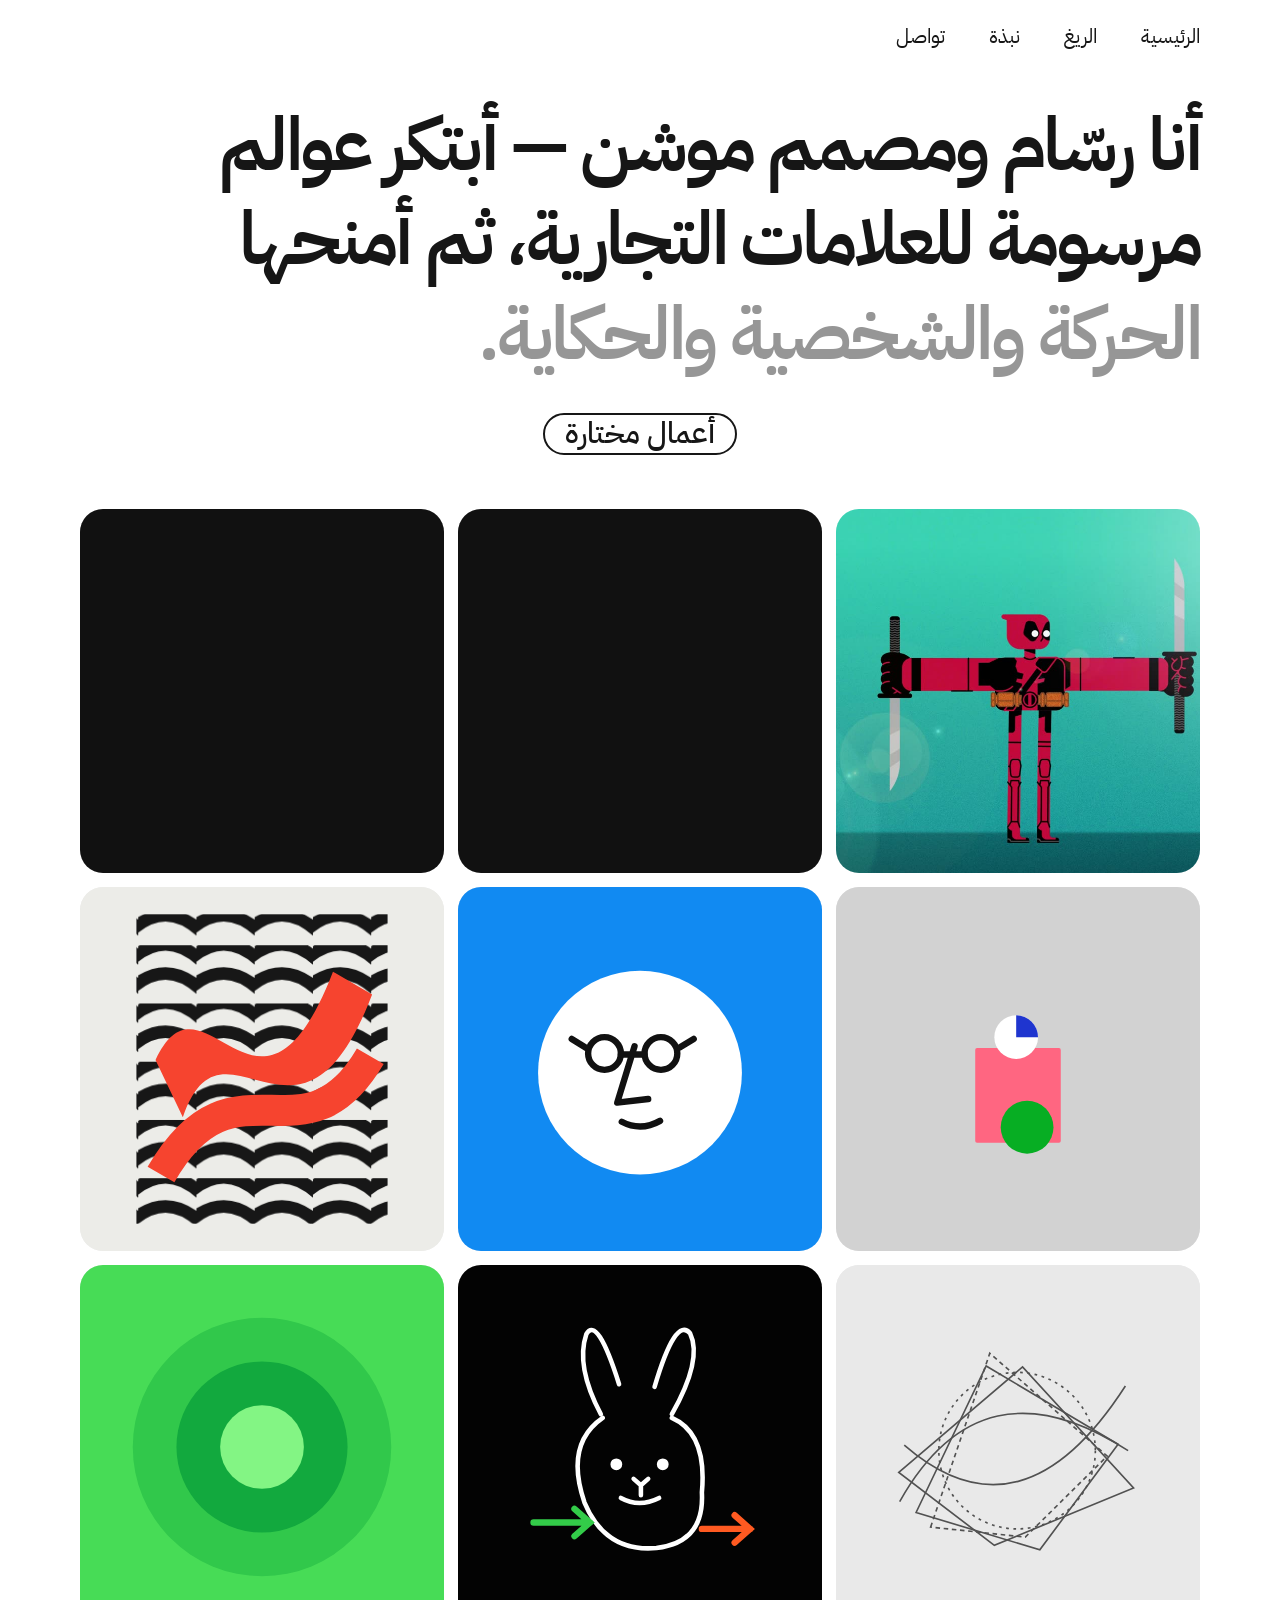
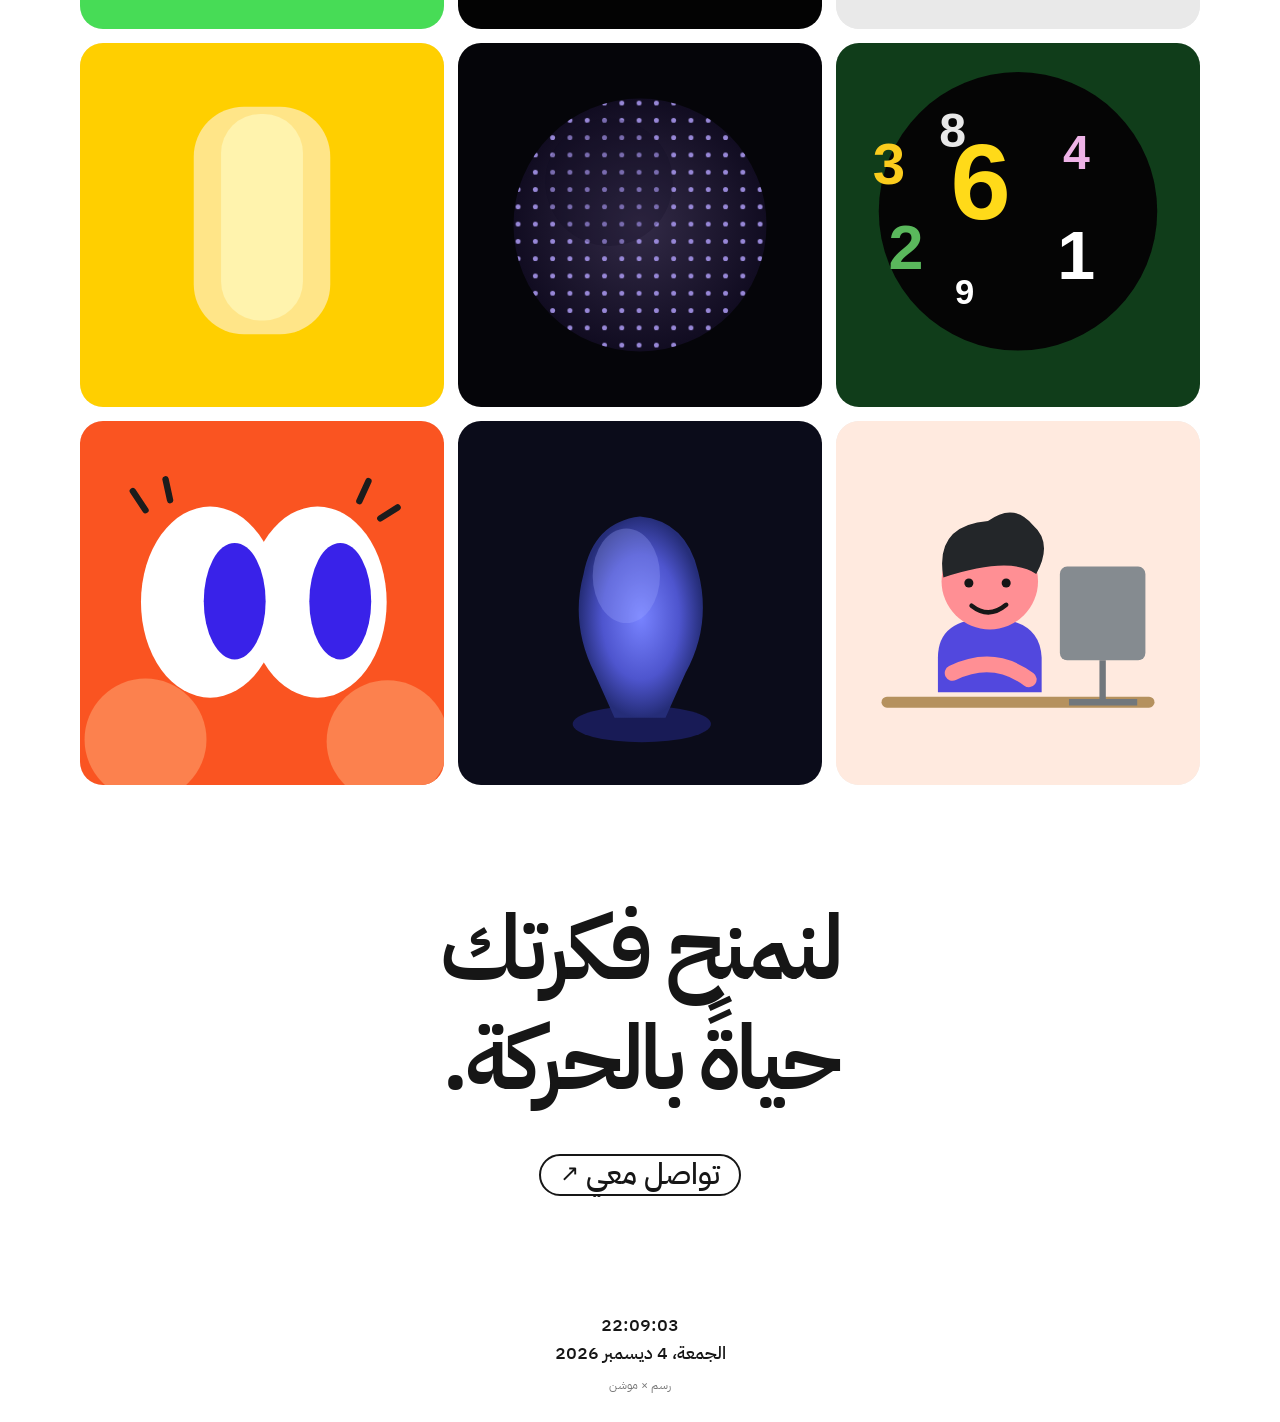
<file: index.html>
<!doctype html>
<html lang="ar" dir="rtl">
<head>
  <meta charset="utf-8">
  <meta name="viewport" content="width=device-width, initial-scale=1">
  <meta name="theme-color" content="#ffffff">
  <meta name="description" content="ملف أعمال عربي يجمع الرسم الرقمي وتصميم الموشن لصناعة مشاهد وشخصيات للعلامات التجارية.">
  <title>الرسم والموشن — الصفحة الرئيسية</title>
  <link rel="preconnect" href="https://fonts.googleapis.com">
  <link rel="preconnect" href="https://fonts.gstatic.com" crossorigin>
  <link href="https://fonts.googleapis.com/css2?family=IBM+Plex+Sans+Arabic:wght@400;500;600;700&display=swap" rel="stylesheet">
  <link rel="stylesheet" href="assets/styles.css">
  <script src="assets/site-config.js" defer></script>
  <script src="assets/projects.js" defer></script>
  <script src="assets/app.js" defer></script>
</head>
<body data-page="home">
  <a class="skip-link" href="#main">انتقل إلى المحتوى</a>
  <header class="site-header page-width">
    <nav class="nav" aria-label="التنقل الرئيسي">
      <a class="nav-link is-active" href="index.html" aria-current="page">الرئيسية</a>
      <a class="nav-link" href="rig.html">الريغ</a>
      <a class="nav-link" href="about.html">نبذة</a>
      <a class="nav-link" href="contact.html">تواصل</a>
    </nav>
  </header>

  <main id="main" class="page-width">
    <section class="hero" aria-labelledby="hero-title">
      <h1 id="hero-title"><span id="designer-intro" class="hero-dark">أنا رسّام ومصمم موشن —</span> أبتكر عوالم مرسومة للعلامات التجارية، ثم أمنحها <span>الحركة والشخصية والحكاية.</span></h1>
    </section>

    <section class="portfolio" id="portfolio" aria-labelledby="portfolio-title">
      <div class="section-heading"><h2 id="portfolio-title" class="outline-pill">أعمال مختارة</h2></div>
      <div class="gallery" id="gallery" aria-live="polite"></div>
    </section>

    <section class="closing" aria-labelledby="closing-title">
      <h2 id="closing-title">لنمنح فكرتك<br>حياةً بالحركة.</h2>
      <a class="outline-pill action-pill" href="contact.html">تواصل معي <span aria-hidden="true">↗</span></a>
    </section>
  </main>

  <footer class="site-footer page-width">
    <time id="local-clock" aria-label="الوقت المحلي"></time>
    <span class="footer-note">رسم × موشن</span>
  </footer>
</body>
</html>
</file>
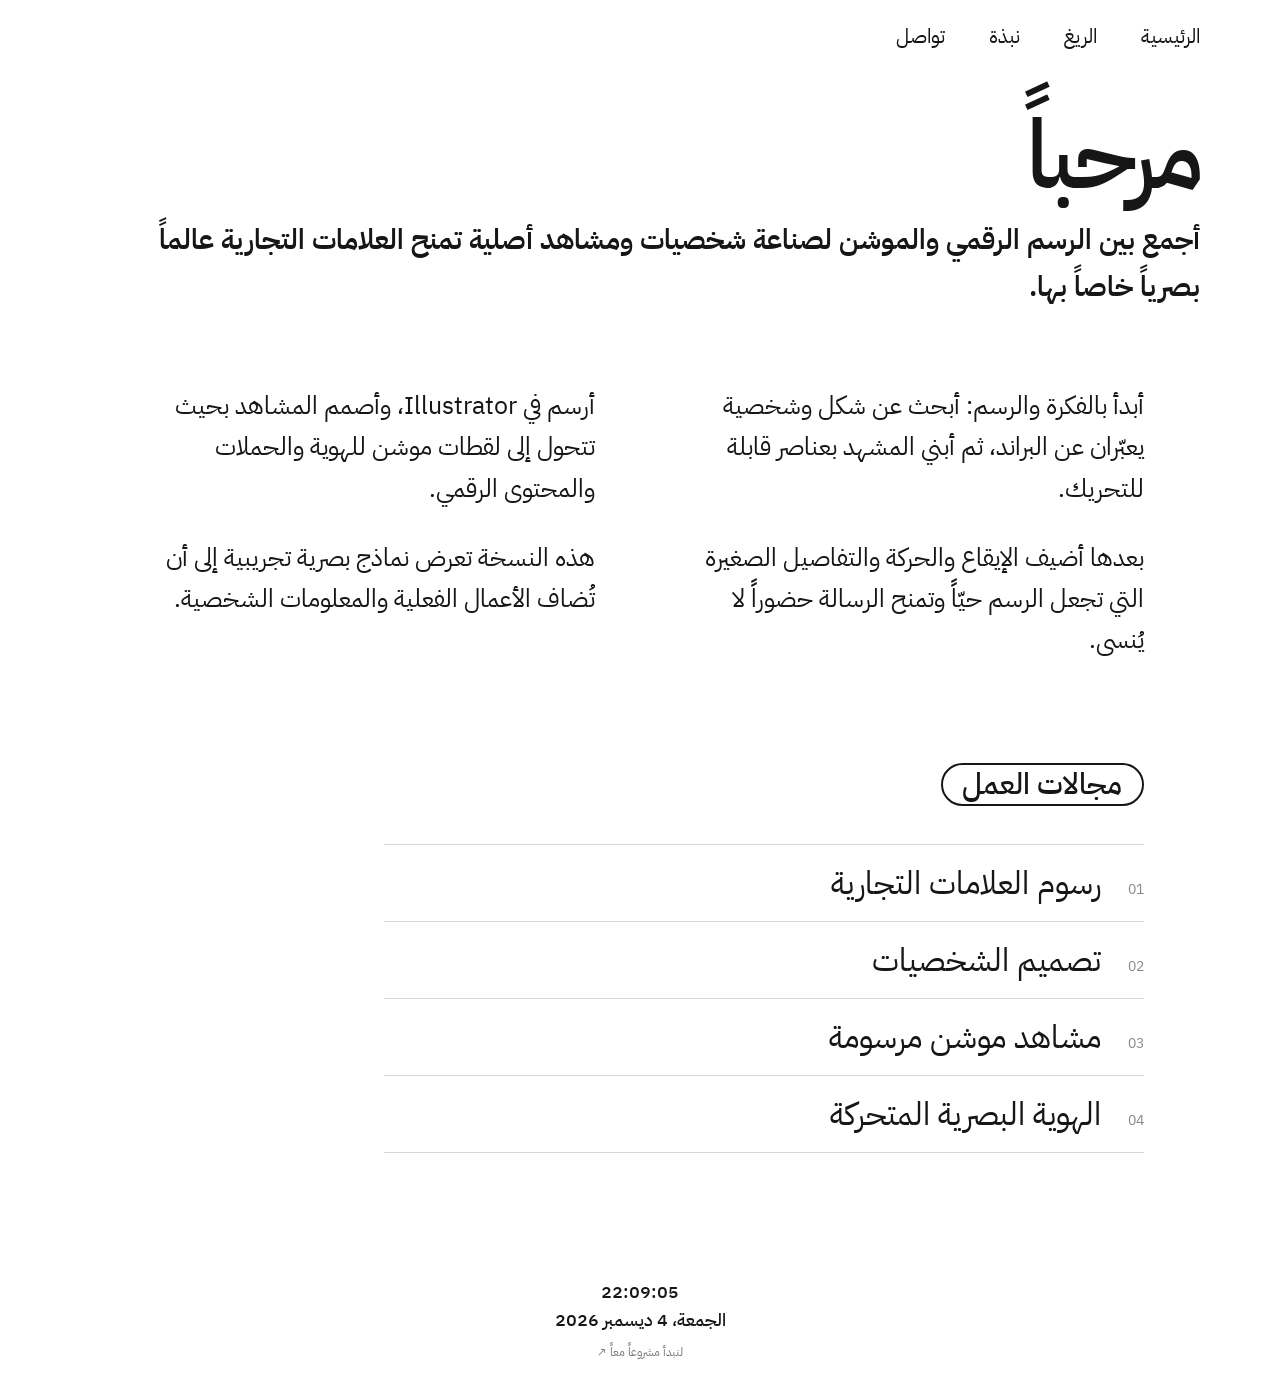
<file: about.html>
<!doctype html>
<html lang="ar" dir="rtl">
<head>
  <meta charset="utf-8">
  <meta name="viewport" content="width=device-width, initial-scale=1">
  <meta name="theme-color" content="#ffffff">
  <meta name="description" content="تعرف على أسلوبي في الجمع بين الرسم الرقمي والموشن لصناعة مشاهد للعلامات التجارية.">
  <title>نبذة — الرسم والموشن</title>
  <link rel="preconnect" href="https://fonts.googleapis.com">
  <link rel="preconnect" href="https://fonts.gstatic.com" crossorigin>
  <link href="https://fonts.googleapis.com/css2?family=IBM+Plex+Sans+Arabic:wght@400;500;600;700&display=swap" rel="stylesheet">
  <link rel="stylesheet" href="assets/styles.css">
  <script src="assets/site-config.js" defer></script>
  <script src="assets/app.js" defer></script>
</head>
<body data-page="about">
  <a class="skip-link" href="#main">انتقل إلى المحتوى</a>
  <header class="site-header page-width">
    <nav class="nav" aria-label="التنقل الرئيسي">
      <a class="nav-link" href="index.html">الرئيسية</a>
      <a class="nav-link" href="rig.html">الريغ</a>
      <a class="nav-link is-active" href="about.html" aria-current="page">نبذة</a>
      <a class="nav-link" href="contact.html">تواصل</a>
    </nav>
  </header>

  <main id="main" class="page-width interior-main">
    <section class="about-intro">
      <h1>مرحباً</h1>
      <p class="lead" id="about-lead">أجمع بين الرسم الرقمي والموشن لصناعة شخصيات ومشاهد أصلية تمنح العلامات التجارية عالماً بصرياً خاصاً بها.</p>
    </section>
    <section class="about-columns" aria-label="طريقة عملي">
      <div>
        <p>أبدأ بالفكرة والرسم: أبحث عن شكل وشخصية يعبّران عن البراند، ثم أبني المشهد بعناصر قابلة للتحريك.</p>
        <p>بعدها أضيف الإيقاع والحركة والتفاصيل الصغيرة التي تجعل الرسم حيّاً وتمنح الرسالة حضوراً لا يُنسى.</p>
      </div>
      <div>
        <p>أرسم في Illustrator، وأصمم المشاهد بحيث تتحول إلى لقطات موشن للهوية والحملات والمحتوى الرقمي.</p>
        <p>هذه النسخة تعرض نماذج بصرية تجريبية إلى أن تُضاف الأعمال الفعلية والمعلومات الشخصية.</p>
      </div>
    </section>
    <section class="about-services" aria-labelledby="services-title">
      <h2 id="services-title" class="outline-pill">مجالات العمل</h2>
      <ul>
        <li><span>01</span> رسوم العلامات التجارية</li>
        <li><span>02</span> تصميم الشخصيات</li>
        <li><span>03</span> مشاهد موشن مرسومة</li>
        <li><span>04</span> الهوية البصرية المتحركة</li>
      </ul>
    </section>
  </main>

  <footer class="site-footer page-width">
    <time id="local-clock" aria-label="الوقت المحلي"></time>
    <a class="footer-note" href="contact.html">لنبدأ مشروعاً معاً ↗</a>
  </footer>
</body>
</html>
</file>
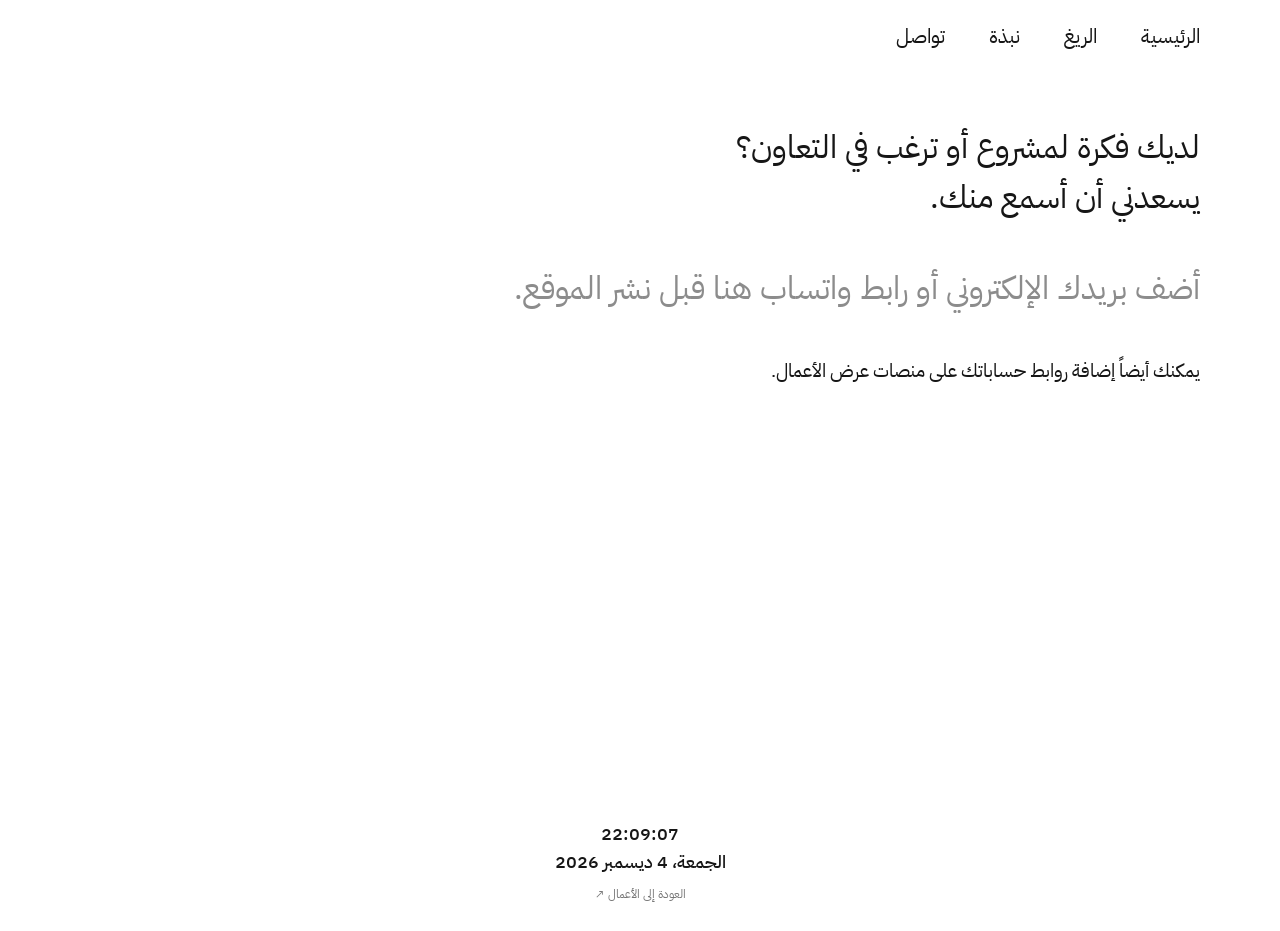
<file: contact.html>
<!doctype html>
<html lang="ar" dir="rtl">
<head>
  <meta charset="utf-8">
  <meta name="viewport" content="width=device-width, initial-scale=1">
  <meta name="theme-color" content="#ffffff">
  <meta name="description" content="تواصل لمناقشة مشروع رسم أو موشن للعلامات التجارية.">
  <title>تواصل — الرسم والموشن</title>
  <link rel="preconnect" href="https://fonts.googleapis.com">
  <link rel="preconnect" href="https://fonts.gstatic.com" crossorigin>
  <link href="https://fonts.googleapis.com/css2?family=IBM+Plex+Sans+Arabic:wght@400;500;600;700&display=swap" rel="stylesheet">
  <link rel="stylesheet" href="assets/styles.css">
  <script src="assets/site-config.js" defer></script>
  <script src="assets/app.js" defer></script>
</head>
<body data-page="contact">
  <a class="skip-link" href="#main">انتقل إلى المحتوى</a>
  <header class="site-header page-width">
    <nav class="nav" aria-label="التنقل الرئيسي">
      <a class="nav-link" href="index.html">الرئيسية</a>
      <a class="nav-link" href="rig.html">الريغ</a>
      <a class="nav-link" href="about.html">نبذة</a>
      <a class="nav-link is-active" href="contact.html" aria-current="page">تواصل</a>
    </nav>
  </header>

  <main id="main" class="page-width interior-main contact-main">
    <h1 class="sr-only">تواصل</h1>
    <div class="contact-copy">
      <p>لديك فكرة لمشروع أو ترغب في التعاون؟<br>يسعدني أن أسمع منك.</p>
      <div id="contact-methods"><p class="contact-placeholder">أضف بريدك الإلكتروني أو رابط واتساب هنا قبل نشر الموقع.</p></div>
      <p class="contact-small">يمكنك أيضاً إضافة روابط حساباتك على منصات عرض الأعمال.</p>
    </div>
  </main>

  <footer class="site-footer page-width">
    <time id="local-clock" aria-label="الوقت المحلي"></time>
    <a class="footer-note" href="index.html">العودة إلى الأعمال ↗</a>
  </footer>
</body>
</html>
</file>
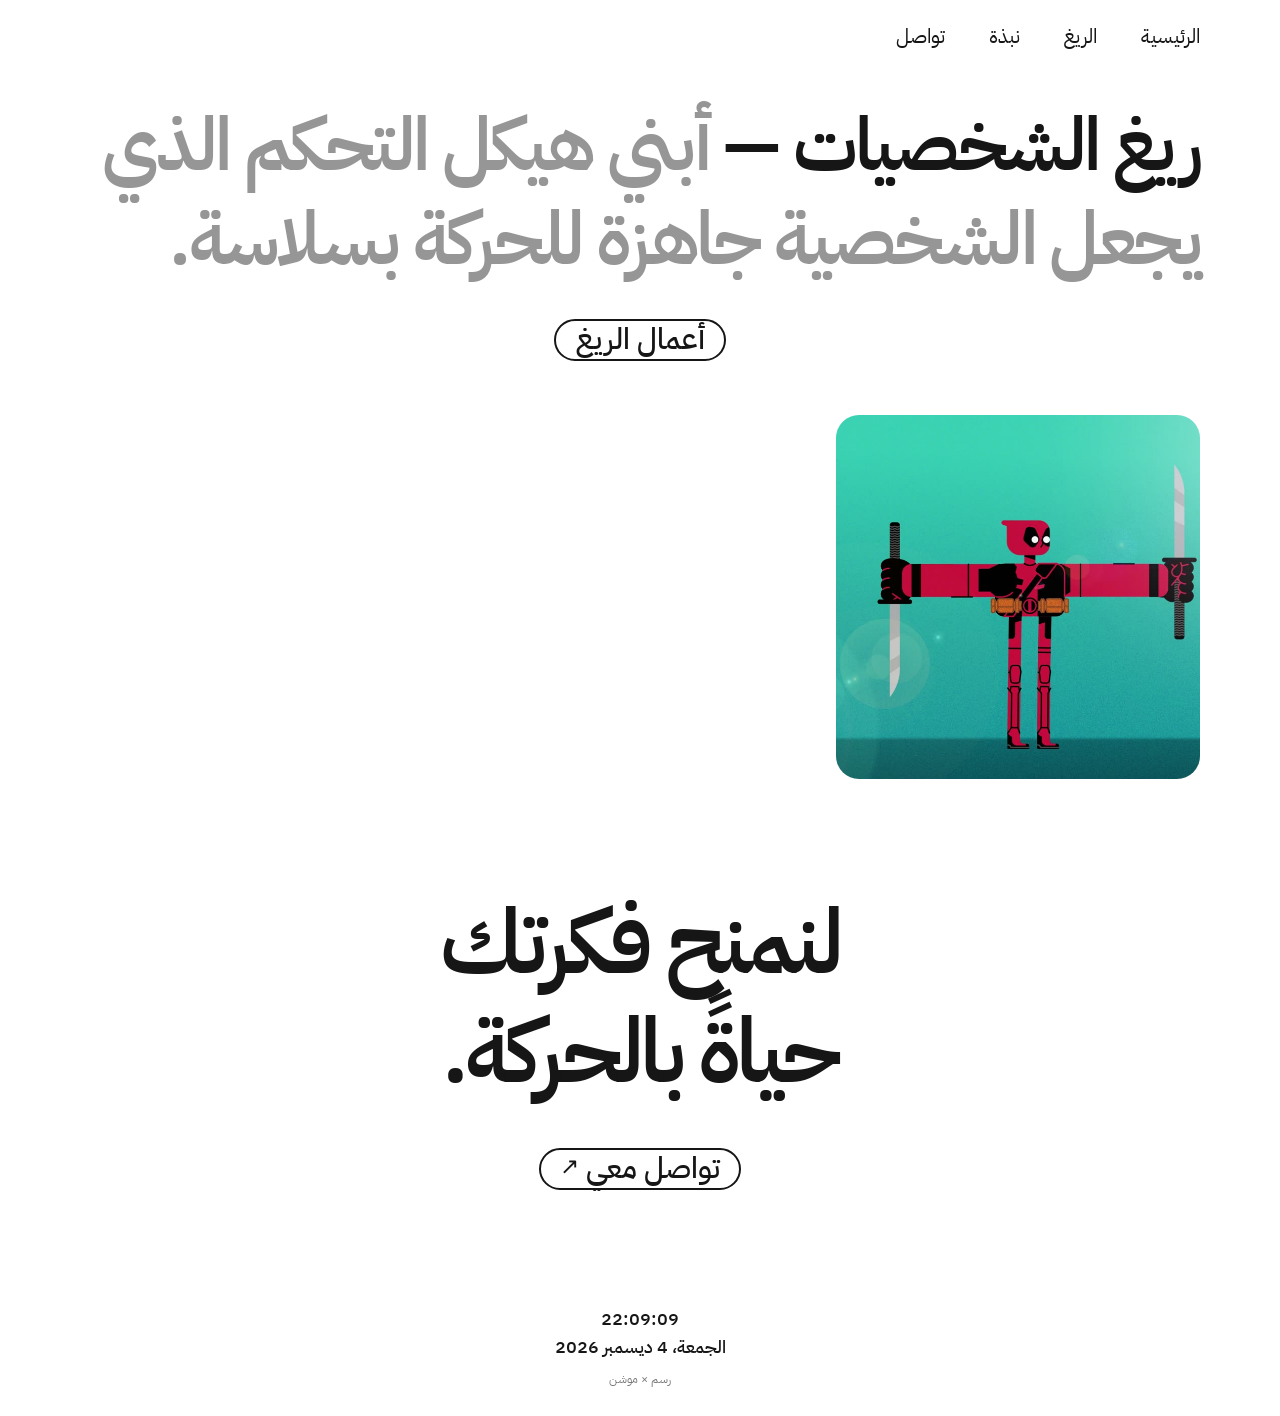
<file: rig.html>
<!doctype html>
<html lang="ar" dir="rtl">
<head>
  <meta charset="utf-8">
  <meta name="viewport" content="width=device-width, initial-scale=1">
  <meta name="theme-color" content="#ffffff">
  <meta name="description" content="أعمال ريغ الشخصيات وتحريكها في After Effects.">
  <title>ريغ الشخصيات — الرسم والموشن</title>
  <link rel="preconnect" href="https://fonts.googleapis.com">
  <link rel="preconnect" href="https://fonts.gstatic.com" crossorigin>
  <link href="https://fonts.googleapis.com/css2?family=IBM+Plex+Sans+Arabic:wght@400;500;600;700&display=swap" rel="stylesheet">
  <link rel="stylesheet" href="assets/styles.css">
  <script src="assets/site-config.js" defer></script>
  <script src="assets/projects.js" defer></script>
  <script src="assets/app.js" defer></script>
</head>
<body data-page="rig">
  <a class="skip-link" href="#main">انتقل إلى المحتوى</a>
  <header class="site-header page-width">
    <nav class="nav" aria-label="التنقل الرئيسي">
      <a class="nav-link" href="index.html">الرئيسية</a>
      <a class="nav-link is-active" href="rig.html" aria-current="page">الريغ</a>
      <a class="nav-link" href="about.html">نبذة</a>
      <a class="nav-link" href="contact.html">تواصل</a>
    </nav>
  </header>

  <main id="main" class="page-width">
    <section class="hero" aria-labelledby="hero-title">
      <h1 id="hero-title">ريغ الشخصيات — <span>أبني هيكل التحكم الذي يجعل الشخصية جاهزة للحركة بسلاسة.</span></h1>
    </section>

    <section class="portfolio" id="portfolio" aria-labelledby="portfolio-title">
      <div class="section-heading"><h2 id="portfolio-title" class="outline-pill">أعمال الريغ</h2></div>
      <div class="gallery" id="gallery" data-section="rig" aria-live="polite"></div>
    </section>

    <section class="closing" aria-labelledby="closing-title">
      <h2 id="closing-title">لنمنح فكرتك<br>حياةً بالحركة.</h2>
      <a class="outline-pill action-pill" href="contact.html">تواصل معي <span aria-hidden="true">↗</span></a>
    </section>
  </main>

  <footer class="site-footer page-width">
    <time id="local-clock" aria-label="الوقت المحلي"></time>
    <span class="footer-note">رسم × موشن</span>
  </footer>
</body>
</html>
</file>
<file: assets/styles.css>
:root{--ink:#161616;--muted:#969696;--accent:#ef5b35;--line:#d9d9d9;--page:1120px}
*{box-sizing:border-box}
html{scroll-behavior:smooth}
body{margin:0;min-height:100vh;display:flex;flex-direction:column;background:#fff;color:var(--ink);font-family:"IBM Plex Sans Arabic","Segoe UI",Tahoma,sans-serif;-webkit-font-smoothing:antialiased}
body,button,a{font-synthesis:none}
a{color:inherit;text-decoration:none}
button{font:inherit}
img,video,svg{display:block;max-width:100%}
.page-width{width:min(calc(100% - 10rem),var(--page));margin-inline:auto}
.skip-link{position:absolute;top:-100px;right:1rem;z-index:10;background:#fff;border:2px solid var(--ink);padding:.5rem 1rem}
.skip-link:focus{top:1rem}
:focus-visible{outline:3px solid var(--accent);outline-offset:4px}
.site-header{min-height:80px;display:flex;align-items:flex-start;justify-content:flex-start;padding-block:23px 4px}
.nav{display:flex;gap:2.75rem;align-items:center;font-size:1.25rem;line-height:1.3;white-space:nowrap}
.nav-link{transition:color .18s ease}
.nav-link:hover,.nav-link.is-active:hover{color:var(--accent)}
.nav-link.is-active{color:var(--ink)}
.hero{padding-top:18px}
.hero h1{margin:0;max-width:1100px;font-size:clamp(2.6rem,5.8vw,5.5rem);font-weight:600;line-height:1.27;letter-spacing:-.035em}
.hero h1 span{color:var(--muted)}
.hero h1 .hero-dark{color:var(--ink)}
.portfolio{padding-top:32px}
.section-heading{display:flex;justify-content:center;margin-bottom:54px}
.outline-pill{display:inline-flex;align-items:center;justify-content:center;margin:0;border:2px solid currentColor;border-radius:999px;padding:.05em .65em .13em;font-size:clamp(1.4rem,2.35vw,2rem);font-weight:500;line-height:1.1;white-space:nowrap}
.gallery{display:grid;grid-template-columns:repeat(3,minmax(0,1fr));gap:14px}
.work-card{display:block;position:relative;overflow:hidden;aspect-ratio:1;border-radius:23px;background:#eee;isolation:isolate}
.work-media,.work-media svg,.work-media img,.work-media video{width:100%;height:100%}
.work-media img,.work-media video{object-fit:cover}
.work-media{transition:transform .48s cubic-bezier(.2,.8,.2,1)}
.work-card:hover .work-media,.work-card:focus-visible .work-media{transform:scale(1.055)}
.work-overlay{position:absolute;inset:auto 0 0;display:flex;align-items:end;justify-content:space-between;gap:1rem;padding:2.9rem 1.1rem 1.1rem;color:#fff;background:linear-gradient(transparent,rgba(0,0,0,.65));opacity:0;transform:translateY(7px);transition:opacity .25s,transform .25s}
.work-card:hover .work-overlay,.work-card:focus-visible .work-overlay{opacity:1;transform:none}
.work-overlay strong{display:block;font-size:1.08rem;font-weight:600}
.work-overlay small{display:block;font-size:.78rem;opacity:.88}
.work-overlay .arrow{font-family:Arial,sans-serif;font-size:1.5rem;line-height:1}
.closing{padding:110px 0 100px;text-align:center}
.closing h2{margin:0 0 40px;font-size:clamp(3.2rem,7vw,6.7rem);font-weight:600;line-height:1.22;letter-spacing:-.045em}
.action-pill{transition:background .2s,color .2s,transform .2s}
.action-pill:hover{background:var(--ink);color:#fff;transform:translateY(-3px)}
.action-pill span{display:inline-block;margin-inline-start:.3em;font-family:Arial,sans-serif;font-size:.75em}
.site-footer{display:flex;flex-direction:column;align-items:center;gap:.5rem;margin-top:auto;padding:15px 0 28px;text-align:center}
.site-footer time{font-size:1.13rem;font-weight:500;line-height:1.55;white-space:pre-line;direction:ltr}
.footer-note{font-size:.78rem;color:#777}
a.footer-note:hover{color:var(--accent)}
.interior-main{padding-top:21px}
.about-intro h1{margin:0 0 6px;font-size:clamp(4rem,7.5vw,7.2rem);line-height:1.15;font-weight:500;letter-spacing:-.045em}
.about-intro .lead{max-width:1050px;margin:0;font-size:clamp(1.3rem,2.2vw,2.05rem);line-height:1.65;font-weight:600}
.about-columns{display:grid;grid-template-columns:repeat(2,minmax(0,1fr));gap:clamp(3rem,7vw,8rem);padding:75px 5% 25px}
.about-columns p{margin:0 0 28px;font-size:clamp(1.2rem,1.95vw,1.75rem);line-height:1.65;font-weight:400}
.about-services{padding:50px 5% 110px}
.about-services h2{margin-bottom:38px}
.about-services ul{list-style:none;padding:0;margin:0;max-width:760px}
.about-services li{display:flex;gap:1.7rem;align-items:baseline;border-top:1px solid var(--line);padding:14px 0;font-size:clamp(1.4rem,2.5vw,2.3rem)}
.about-services li:last-child{border-bottom:1px solid var(--line)}
.about-services li span{font-size:.88rem;color:#888;direction:ltr}
.contact-main{min-height:calc(100vh - 175px)}
.contact-copy{max-width:910px;padding-top:22px;font-size:clamp(1.45rem,2.5vw,2.1rem);line-height:1.55}
.contact-copy p{margin:0 0 42px}
.contact-copy .contact-placeholder{color:#8c8c8c}
.contact-methods a{display:block;width:max-content;max-width:100%;overflow-wrap:anywhere;color:#1335b8;text-decoration:underline;text-decoration-thickness:1px;text-underline-offset:5px}
.contact-methods a:hover{color:var(--accent)}
.contact-methods p{margin-bottom:25px}
.contact-copy .contact-small{font-size:1.2rem}
.project-main{padding-block:16px 85px}
.back-link{display:inline-block;margin-bottom:32px;font-size:1.1rem}
.back-link:hover{color:var(--accent)}
.project-head{display:flex;align-items:end;justify-content:space-between;gap:30px;margin-bottom:33px}
.project-head h1{margin:0;font-size:clamp(3rem,6vw,6rem);line-height:1.15;font-weight:600}
.project-head p{margin:0 0 8px;font-size:1.1rem;color:#777}
.project-media{width:min(100%,920px);margin-inline:auto;aspect-ratio:1;overflow:hidden;border-radius:28px}
.project-media svg,.project-media img,.project-media video{width:100%;height:100%;object-fit:cover}
.project-info{max-width:920px;margin:30px auto 0;display:flex;align-items:start;justify-content:space-between;gap:24px}
.project-info p{margin:0;font-size:clamp(1.3rem,2vw,1.7rem);line-height:1.6}
.demo-label{display:inline-block;border:1px solid currentColor;border-radius:100px;padding:3px 12px;font-size:.85rem;white-space:nowrap}
.project-link{display:inline-block;margin-top:24px;color:#1335b8;text-decoration:underline;text-underline-offset:4px}
.case-study{max-width:920px;margin:70px auto 0}
.case-facts{display:grid;grid-template-columns:repeat(auto-fit,minmax(150px,1fr));gap:0;margin:0 0 60px;border-top:1px solid var(--line);border-bottom:1px solid var(--line)}
.case-facts div{padding:16px 0}
.case-facts dt{font-size:.85rem;color:var(--muted);margin-bottom:4px}
.case-facts dd{margin:0;font-size:1.1rem;font-weight:500}
.case-block{margin-bottom:70px}
.case-block h2{display:flex;align-items:baseline;gap:1rem;margin:0 0 20px;font-size:clamp(1.8rem,3.2vw,2.8rem);font-weight:600;letter-spacing:-.02em}
.case-block h2 span{font-size:.9rem;font-weight:500;color:var(--accent);direction:ltr}
.case-block>p{margin:0;font-size:clamp(1.2rem,1.9vw,1.55rem);line-height:1.7}
.case-steps{list-style:none;margin:0;padding:0;counter-reset:step}
.case-steps li{border-top:1px solid var(--line);padding:24px 0 32px}
.case-steps h3{margin:0 0 10px;font-size:1.35rem;font-weight:600}
.case-steps h3::before{counter-increment:step;content:counter(step) ". ";color:var(--muted)}
.case-steps p{margin:0 0 18px;font-size:1.15rem;line-height:1.7;color:#444}
.case-figure{margin:0}
.case-figure img,.case-figure video{width:100%;border-radius:20px;background:#eee}
.case-figure figcaption{margin-top:10px;font-size:.9rem;color:var(--muted)}
.case-results{list-style:none;margin:30px 0 0;padding:0;display:grid;grid-template-columns:repeat(auto-fit,minmax(180px,1fr));gap:14px}
.case-results li{border:2px solid var(--ink);border-radius:23px;padding:22px}
.case-results strong{display:block;font-size:2.4rem;font-weight:600;line-height:1.1;color:var(--accent)}
.case-results span{font-size:1rem;color:#555}
.case-gallery{display:grid;grid-template-columns:repeat(2,minmax(0,1fr));gap:14px}
.case-gallery .case-figure:only-child,.case-gallery .case-figure:first-child:nth-last-child(odd){grid-column:1/-1}
@media(max-width:650px){.case-study{margin-top:48px}.case-block{margin-bottom:50px}.case-gallery{grid-template-columns:1fr}.case-facts{grid-template-columns:repeat(2,minmax(0,1fr))}}
.sr-only{position:absolute;width:1px;height:1px;padding:0;margin:-1px;overflow:hidden;clip:rect(0,0,0,0);white-space:nowrap;border:0}

/* Light motion gives the stand-in artworks some of the reference gallery's energy. */
.float-slow{transform-origin:center;animation:float 3.3s ease-in-out infinite}
.face-wiggle{transform-origin:center;animation:tilt 4.5s ease-in-out infinite}
.ribbon-shift{transform-origin:center;animation:tilt 5s ease-in-out infinite}
.line-turn{transform-origin:center;animation:turn 15s linear infinite}
.bunny-bob{animation:float 2.4s ease-in-out infinite}
.arrow-slide{animation:slide 1.8s ease-in-out infinite}
.pulse-ring{transform-origin:center;animation:pulse 2.8s ease-in-out infinite}
.pulse-ring.delay{animation-delay:-1.2s}
.number-drift{transform-origin:center;animation:tilt 6s ease-in-out infinite}
.orbit-turn{transform-origin:center;animation:turn 24s linear infinite}
.yellow-shine{animation:shine 3s ease-in-out infinite}
.studio-bob{animation:float 2.5s ease-in-out infinite}
.blue-hover{animation:float 3.7s ease-in-out infinite}
.eyes-look{animation:look 3.5s ease-in-out infinite}
@keyframes float{0%,100%{transform:translateY(0)}50%{transform:translateY(-9px)}}
@keyframes tilt{0%,100%{transform:rotate(-3deg)}50%{transform:rotate(4deg)}}
@keyframes turn{to{transform:rotate(360deg)}}
@keyframes slide{0%,100%{transform:translateX(0)}50%{transform:translateX(-13px)}}
@keyframes pulse{0%,100%{transform:scale(.94)}50%{transform:scale(1.05)}}
@keyframes shine{0%,100%{opacity:1}50%{opacity:.5}}
@keyframes look{0%,100%{transform:translateX(0)}50%{transform:translateX(-14px)}}
@media(max-width:900px){.page-width{width:calc(100% - 5rem)}.gallery{gap:12px}.work-card{border-radius:20px}.about-columns{padding-inline:2%;gap:3rem}}
@media(max-width:650px){.page-width{width:calc(100% - 2.5rem)}.site-header{min-height:68px;padding-top:20px}.nav{gap:1.5rem;font-size:1rem}.hero{padding-top:25px}.hero h1{font-size:clamp(2.15rem,8vw,3.7rem);line-height:1.35}.portfolio{padding-top:35px}.section-heading{margin-bottom:28px}.gallery{grid-template-columns:repeat(2,minmax(0,1fr));gap:10px}.work-card{border-radius:17px}.work-overlay{opacity:1;transform:none;padding:2.1rem .75rem .7rem}.work-overlay strong{font-size:.87rem}.work-overlay small{font-size:.67rem}.closing{padding:85px 0 75px}.closing h2{font-size:clamp(2.8rem,10vw,4.5rem)}.about-columns{grid-template-columns:1fr;padding:42px 0 10px;gap:0}.about-columns p{font-size:1.25rem}.about-services{padding:36px 0 85px}.contact-main{min-height:calc(100vh - 160px)}.contact-copy{padding-top:27px}.project-head,.project-info{display:block}.project-head p{margin-top:8px}.demo-label{margin-top:20px}.project-media{border-radius:20px}}
@media(max-width:390px){.gallery{gap:8px}.nav{gap:1rem}.work-overlay small{display:none}.work-overlay strong{font-size:.78rem}}
@media(prefers-reduced-motion:reduce){html{scroll-behavior:auto}*,*::before,*::after{animation-duration:.01ms!important;animation-iteration-count:1!important;transition-duration:.01ms!important}}
.vimeo-frame{position:relative;width:100%;aspect-ratio:16/9;overflow:hidden;border-radius:20px;background:#111}
.vimeo-frame iframe{position:absolute;inset:0;width:100%;height:100%;border:0}
.vimeo-frame.is-background{aspect-ratio:auto;height:100%;border-radius:0;pointer-events:none}
.vimeo-frame.is-background iframe{inset:auto;top:50%;left:50%;width:177.78%;height:100%;min-width:100%;min-height:56.25%;transform:translate(-50%,-50%)}
.project-media.is-wide{aspect-ratio:16/9;background:#111}
.project-media.is-wide .vimeo-frame{height:100%;border-radius:0}
.project-media.is-wide video{object-fit:contain}
.gallery-empty{grid-column:1/-1;text-align:center;color:var(--muted);font-size:1.2rem;padding:40px 0}
@media(max-width:650px){.nav{gap:1.1rem}}
</file>
